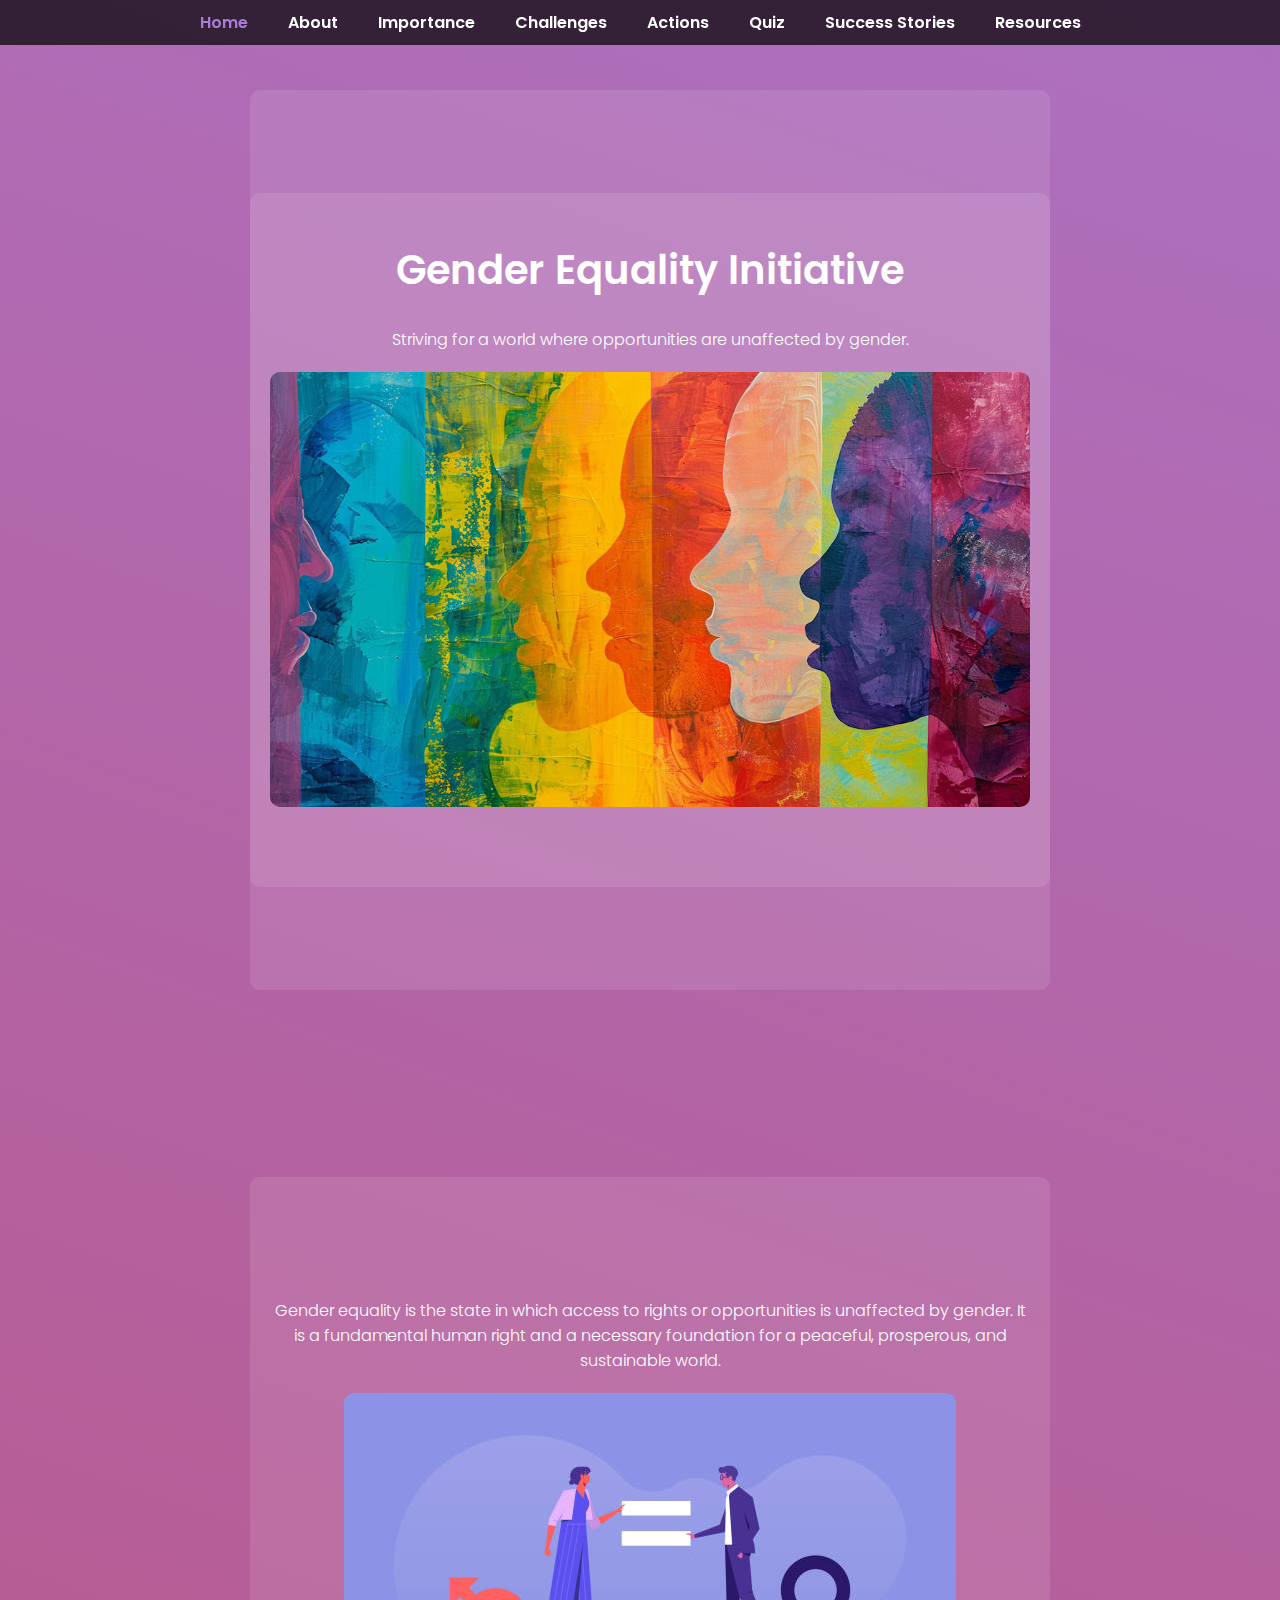
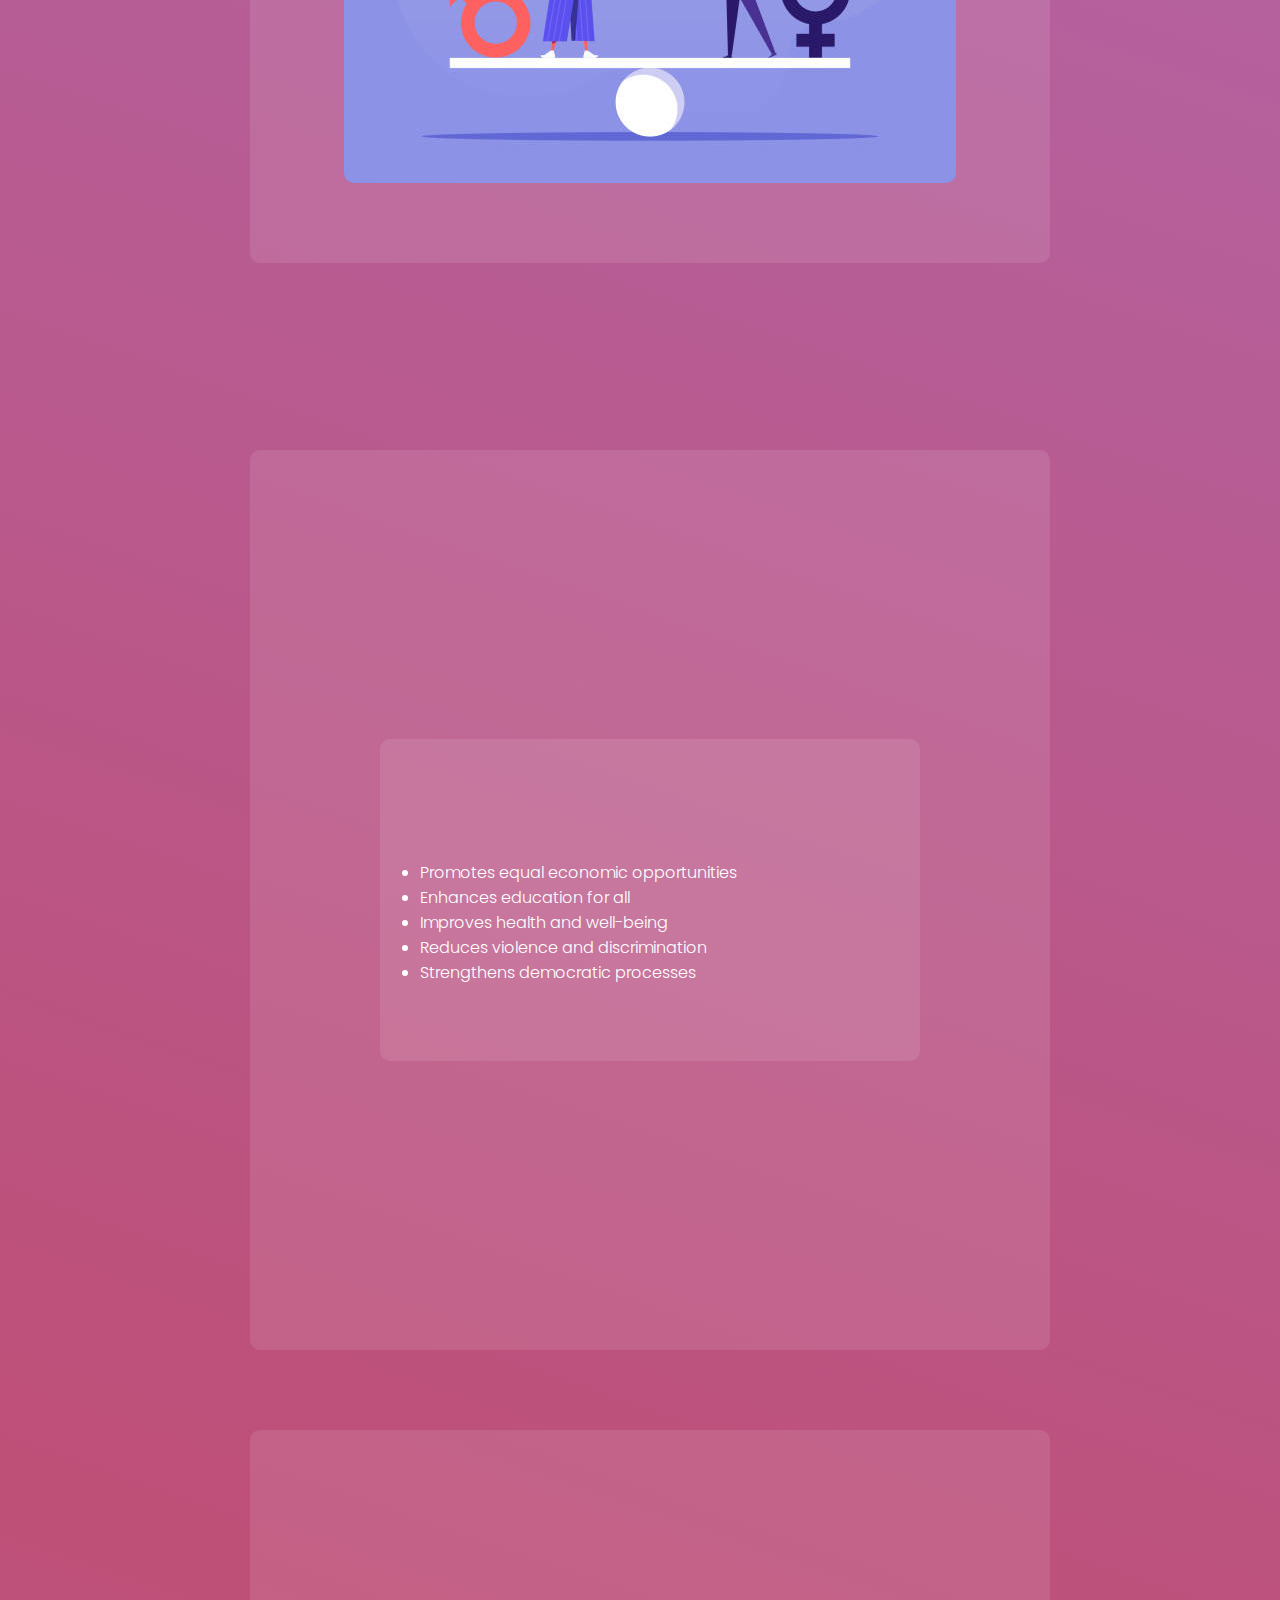
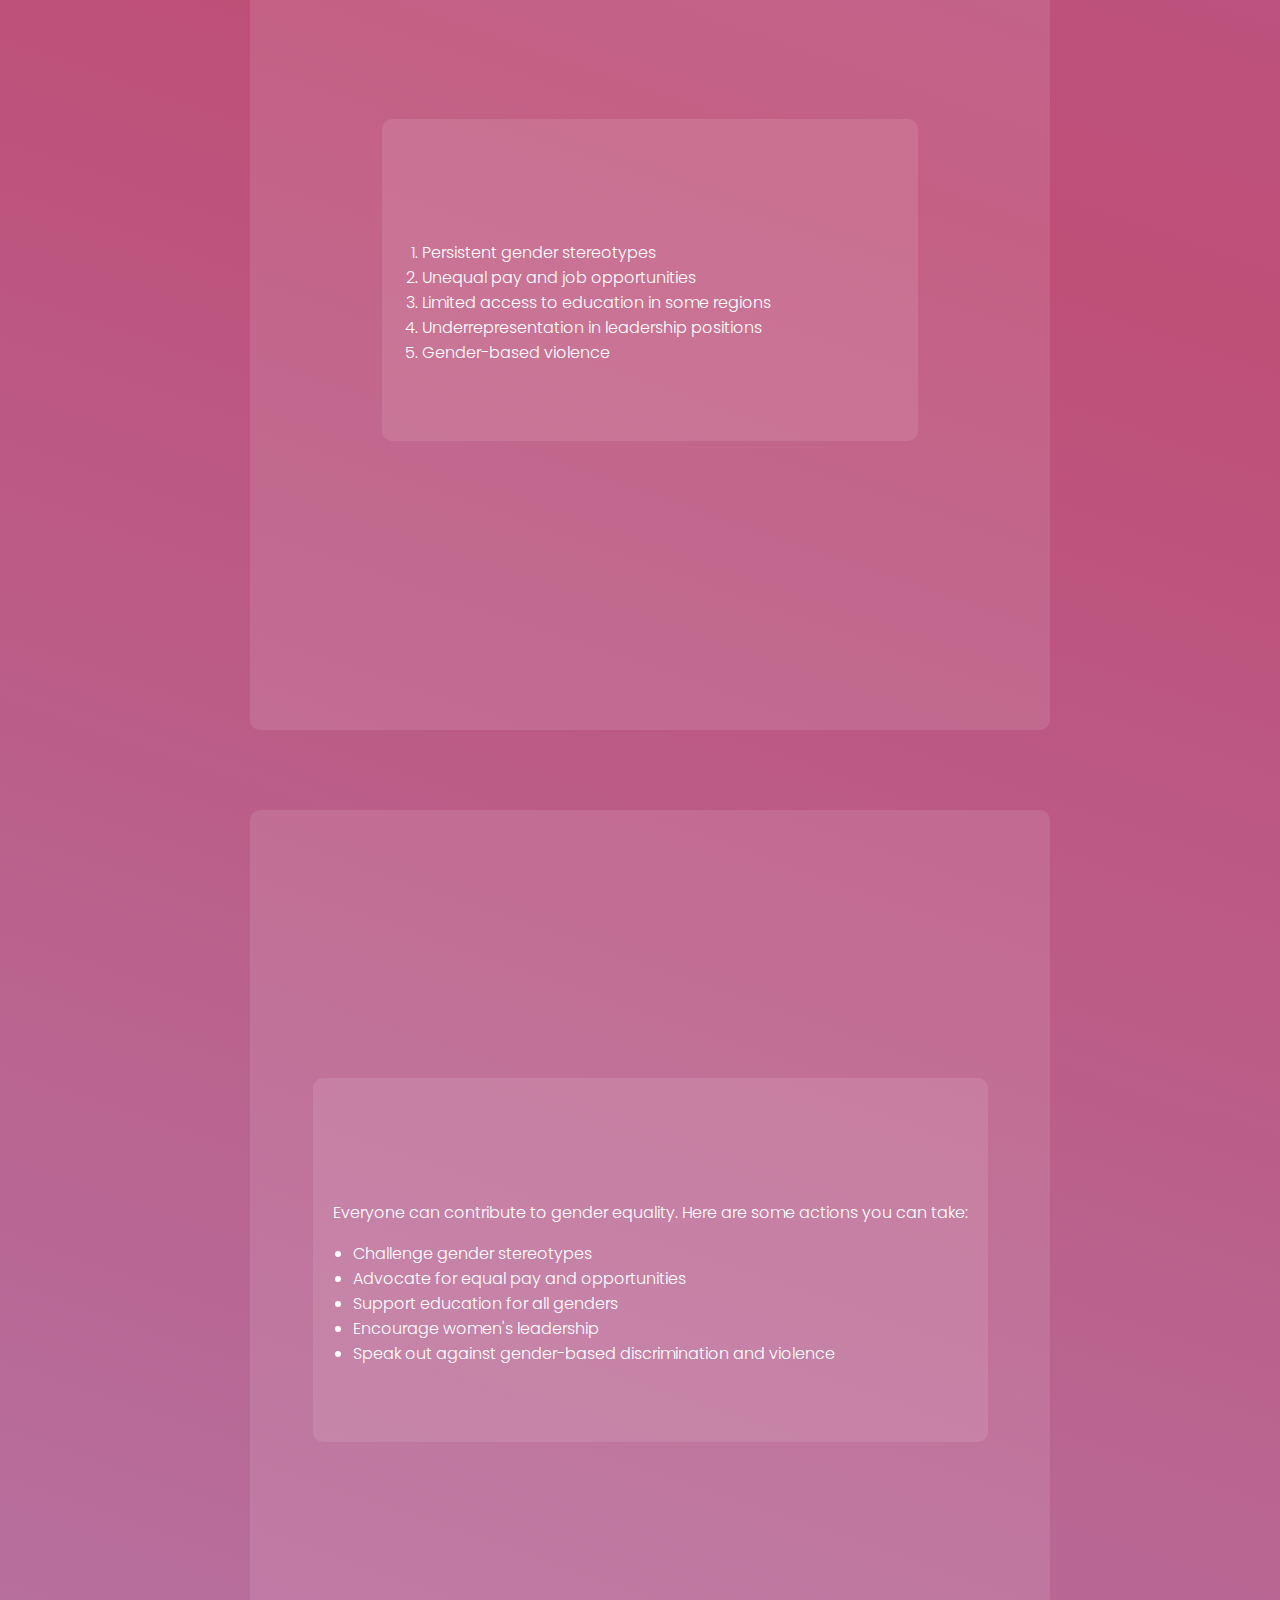
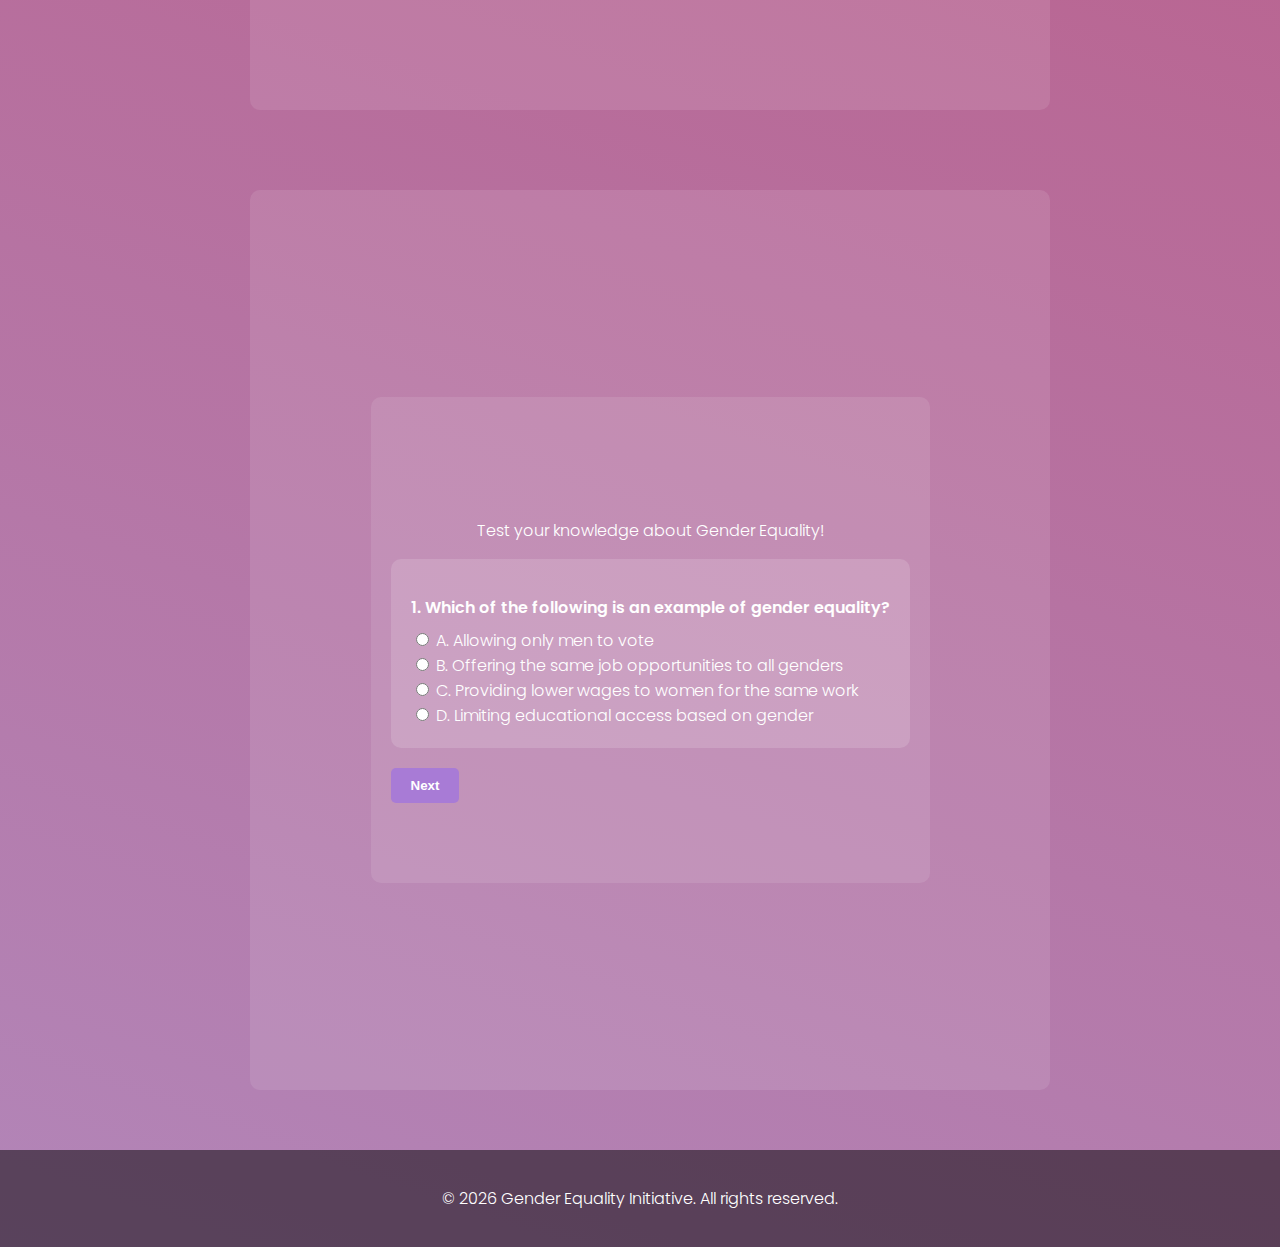
<file: index.html>
<!DOCTYPE html>
<html lang="en">
<head>
  <meta charset="UTF-8" />
  <meta name="viewport" content="width=device-width, initial-scale=1.0"/>
  <title>Gender Equality Initiative</title>
  <link rel="icon" href="./assets/icon_logo.png" type="image/x-icon" />
  <!-- Google Fonts -->
  <link
    href="https://fonts.googleapis.com/css2?family=Poppins:wght@300;400;600&display=swap"
    rel="stylesheet"
  />
  <!-- Main CSS -->
  <link rel="stylesheet" href="style.css" />
  <link rel="stylesheet" href="mediaqueries.css" />
</head>
<body class="gradient-background">
  <div class="container">
    <header>
      <nav class="navbar">
        <button class="navbar-toggle" aria-label="Toggle navigation" aria-expanded="false">
          <span class="icon-bar"></span>
          <span class="icon-bar"></span>
          <span class="icon-bar"></span>
        </button>
        <ul>
          <li><a href="#home">Home</a></li>
          <li><a href="#about">About</a></li>
          <li><a href="#importance">Importance</a></li>
          <li><a href="#challenges">Challenges</a></li>
          <li><a href="#actions">Actions</a></li>
          <li><a href="#quiz">Quiz</a></li>
          <li><a href="success_stories.html">Success Stories</a></li>
          <li><a href="resources.html">Resources</a></li>
        </ul>
      </nav>
    </header>

    <main>
      <!-- Home Section -->
      <section id="home">
        <div class="content">
          <h1 class="animate-title">Gender Equality Initiative</h1>
          <p>Striving for a world where opportunities are unaffected by gender.</p>
          <img
            src="./assets/homepage_bg.png"
            alt="Gender Equality Symbol"
            class="home-image"
          />
        </div>
      </section>

      <!-- About Section -->
      <section id="about">
        <div class="content">
          <h2 class="animate-title">About Gender Equality</h2>
          <p>
            Gender equality is the state in which access to rights or opportunities
            is unaffected by gender. It is a fundamental human right and a necessary
            foundation for a peaceful, prosperous, and sustainable world.
          </p>
          <img
            src="./assets/aboutpage_img.jpg"
            alt="Gender Equality About"
            class="about-image"
          />
        </div>
      </section>

      <!-- Importance Section -->
      <section id="importance">
        <div class="content">
          <h2 class="animate-title">Importance of Gender Equality</h2>
          <ul>
            <li>Promotes equal economic opportunities</li>
            <li>Enhances education for all</li>
            <li>Improves health and well-being</li>
            <li>Reduces violence and discrimination</li>
            <li>Strengthens democratic processes</li>
          </ul>
        </div>
      </section>

      <!-- Challenges Section -->
      <section id="challenges">
        <div class="content">
          <h2 class="animate-title">Challenges to Gender Equality</h2>
          <ol>
            <li>Persistent gender stereotypes</li>
            <li>Unequal pay and job opportunities</li>
            <li>Limited access to education in some regions</li>
            <li>Underrepresentation in leadership positions</li>
            <li>Gender-based violence</li>
          </ol>
        </div>
      </section>

      <!-- Actions Section -->
      <section id="actions">
        <div class="content">
          <h2 class="animate-title">Actions to Promote Gender Equality</h2>
          <p>
            Everyone can contribute to gender equality. Here are some actions you
            can take:
          </p>
          <ul>
            <li>Challenge gender stereotypes</li>
            <li>Advocate for equal pay and opportunities</li>
            <li>Support education for all genders</li>
            <li>Encourage women's leadership</li>
            <li>Speak out against gender-based discrimination and violence</li>
          </ul>
        </div>
      </section>

      <!-- Quiz Section -->
      <section id="quiz">
        <div class="content">
          <h2 class="animate-title">Gender Equality Quiz</h2>
          <p>Test your knowledge about Gender Equality!</p>

          <!-- Start of Form -->
          <form id="quizForm">
            <!-- Question 1 -->
            <div class="quiz-card" data-question="1">
              <p>1. Which of the following is an example of gender equality?</p>
              <label>
                <input type="radio" name="q1" value="a" />
                A. Allowing only men to vote
              </label><br />
              <label>
                <input type="radio" name="q1" value="b" />
                B. Offering the same job opportunities to all genders
              </label><br />
              <label>
                <input type="radio" name="q1" value="c" />
                C. Providing lower wages to women for the same work
              </label><br />
              <label>
                <input type="radio" name="q1" value="d" />
                D. Limiting educational access based on gender
              </label>
            </div>

            <!-- Question 2 -->
            <div class="quiz-card" data-question="2">
              <p>2. Gender equality aims to ensure that...</p>
              <label>
                <input type="radio" name="q2" value="a" />
                A. One gender has more privileges than others
              </label><br />
              <label>
                <input type="radio" name="q2" value="b" />
                B. Both men and women have identical personalities
              </label><br />
              <label>
                <input type="radio" name="q2" value="c" />
                C. Everyone has equal rights and opportunities
              </label><br />
              <label>
                <input type="radio" name="q2" value="d" />
                D. Only women benefit from legislation
              </label>
            </div>

            <!-- Question 3 -->
            <div class="quiz-card" data-question="3">
              <p>3. Which statement best describes a key barrier to gender equality?</p>
              <label>
                <input type="radio" name="q3" value="a" />
                A. Abundance of equal pay for all
              </label><br />
              <label>
                <input type="radio" name="q3" value="b" />
                B. Overrepresentation of women in leadership roles
              </label><br />
              <label>
                <input type="radio" name="q3" value="c" />
                C. Persistent gender stereotypes limiting opportunities
              </label><br />
              <label>
                <input type="radio" name="q3" value="d" />
                D. Equal access to education for all genders
              </label>
            </div>

            <!-- Question 4 -->
            <div class="quiz-card" data-question="4">
              <p>4. An effective action to promote gender equality is to...</p>
              <label>
                <input type="radio" name="q4" value="a" />
                A. Ignore gender discrimination in the workplace
              </label><br />
              <label>
                <input type="radio" name="q4" value="b" />
                B. Support policies that encourage women's leadership
              </label><br />
              <label>
                <input type="radio" name="q4" value="c" />
                C. Reduce educational opportunities for girls
              </label><br />
              <label>
                <input type="radio" name="q4" value="d" />
                D. Pay men more for the same work
              </label>
            </div>

            <!-- Question 5 -->
            <div class="quiz-card" data-question="5">
              <p>5. Which of the following is <em>not</em> an SDG related to gender equality?</p>
              <label>
                <input type="radio" name="q5" value="a" />
                A. Eliminating violence against women
              </label><br />
              <label>
                <input type="radio" name="q5" value="b" />
                B. Ensuring equal pay for equal work
              </label><br />
              <label>
                <input type="radio" name="q5" value="c" />
                C. Restricting women's access to healthcare
              </label><br />
              <label>
                <input type="radio" name="q5" value="d" />
                D. Increasing women's participation in politics
              </label>
            </div>

            <!-- Navigation Buttons -->
            <div class="quiz-navigation">
              <button type="button" id="prevBtn">Previous</button>
              <button type="button" id="nextBtn">Next</button>
              <!-- This will only appear on the last question -->
              <button type="button" id="submitQuiz" style="display:none;">Submit</button>
            </div>
          </form>
          <!-- End of Form -->

          <!-- Result Display -->
          <div id="quizResult" class="quiz-result"></div>
        </div>
      </section>
    </main>
  </div>

  <footer>
    <p>&copy; <span id="currentYear">2024</span> Gender Equality Initiative. All rights reserved.</p>
  </footer>

  <!-- Main JS -->
  <script src="script.js"></script>
</body>
</html>
</file>
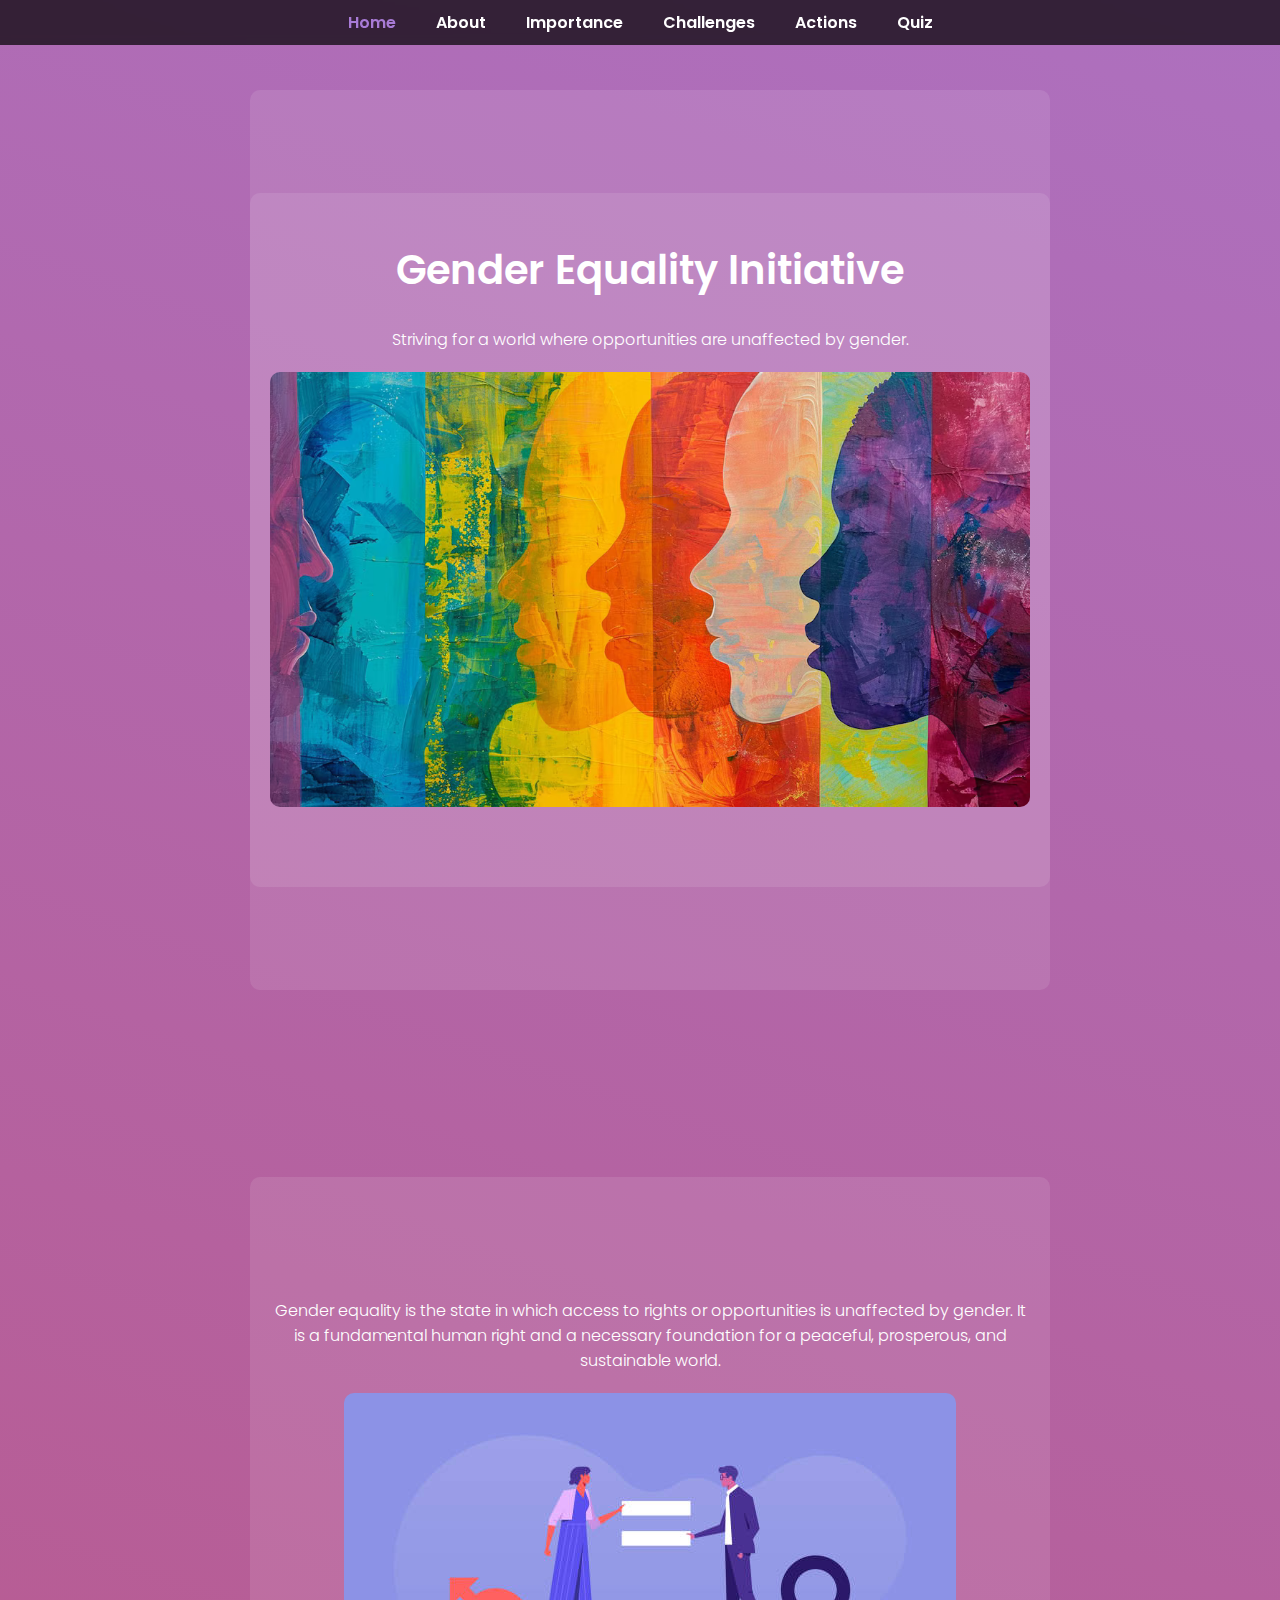
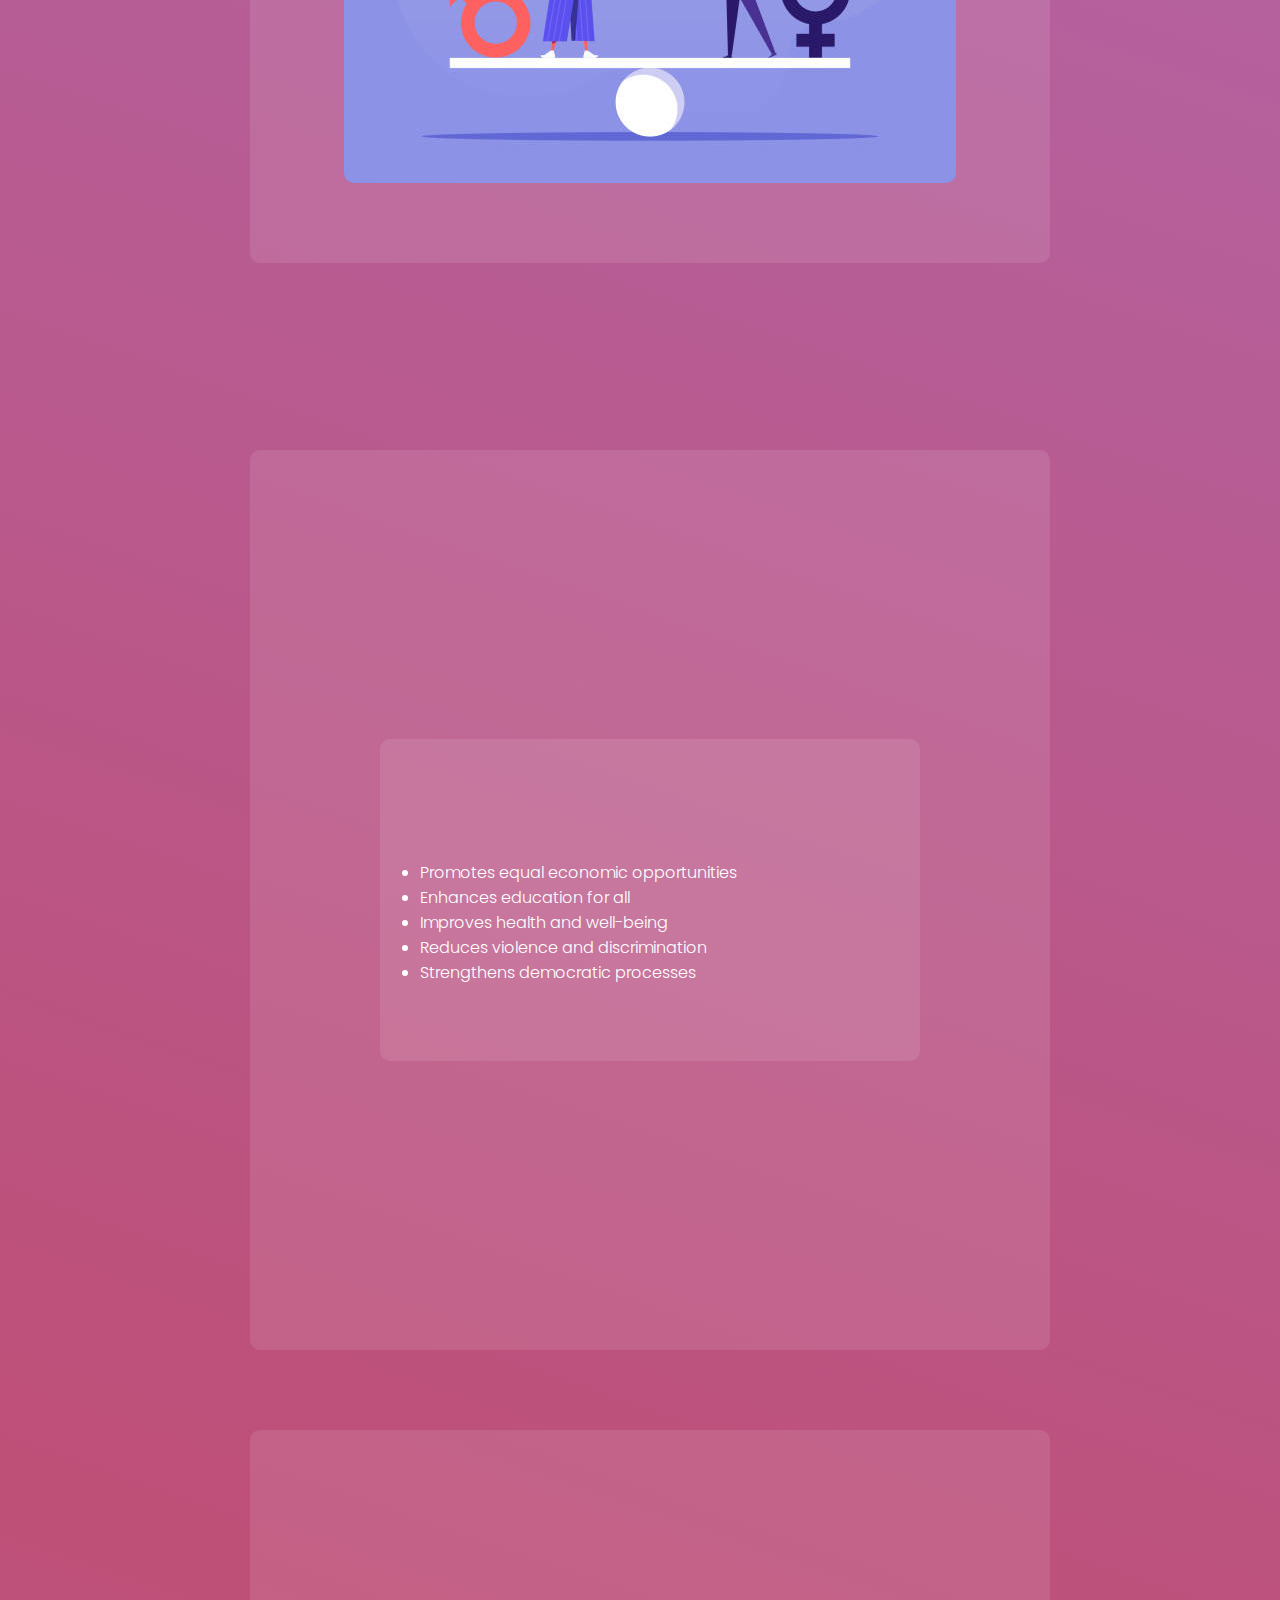
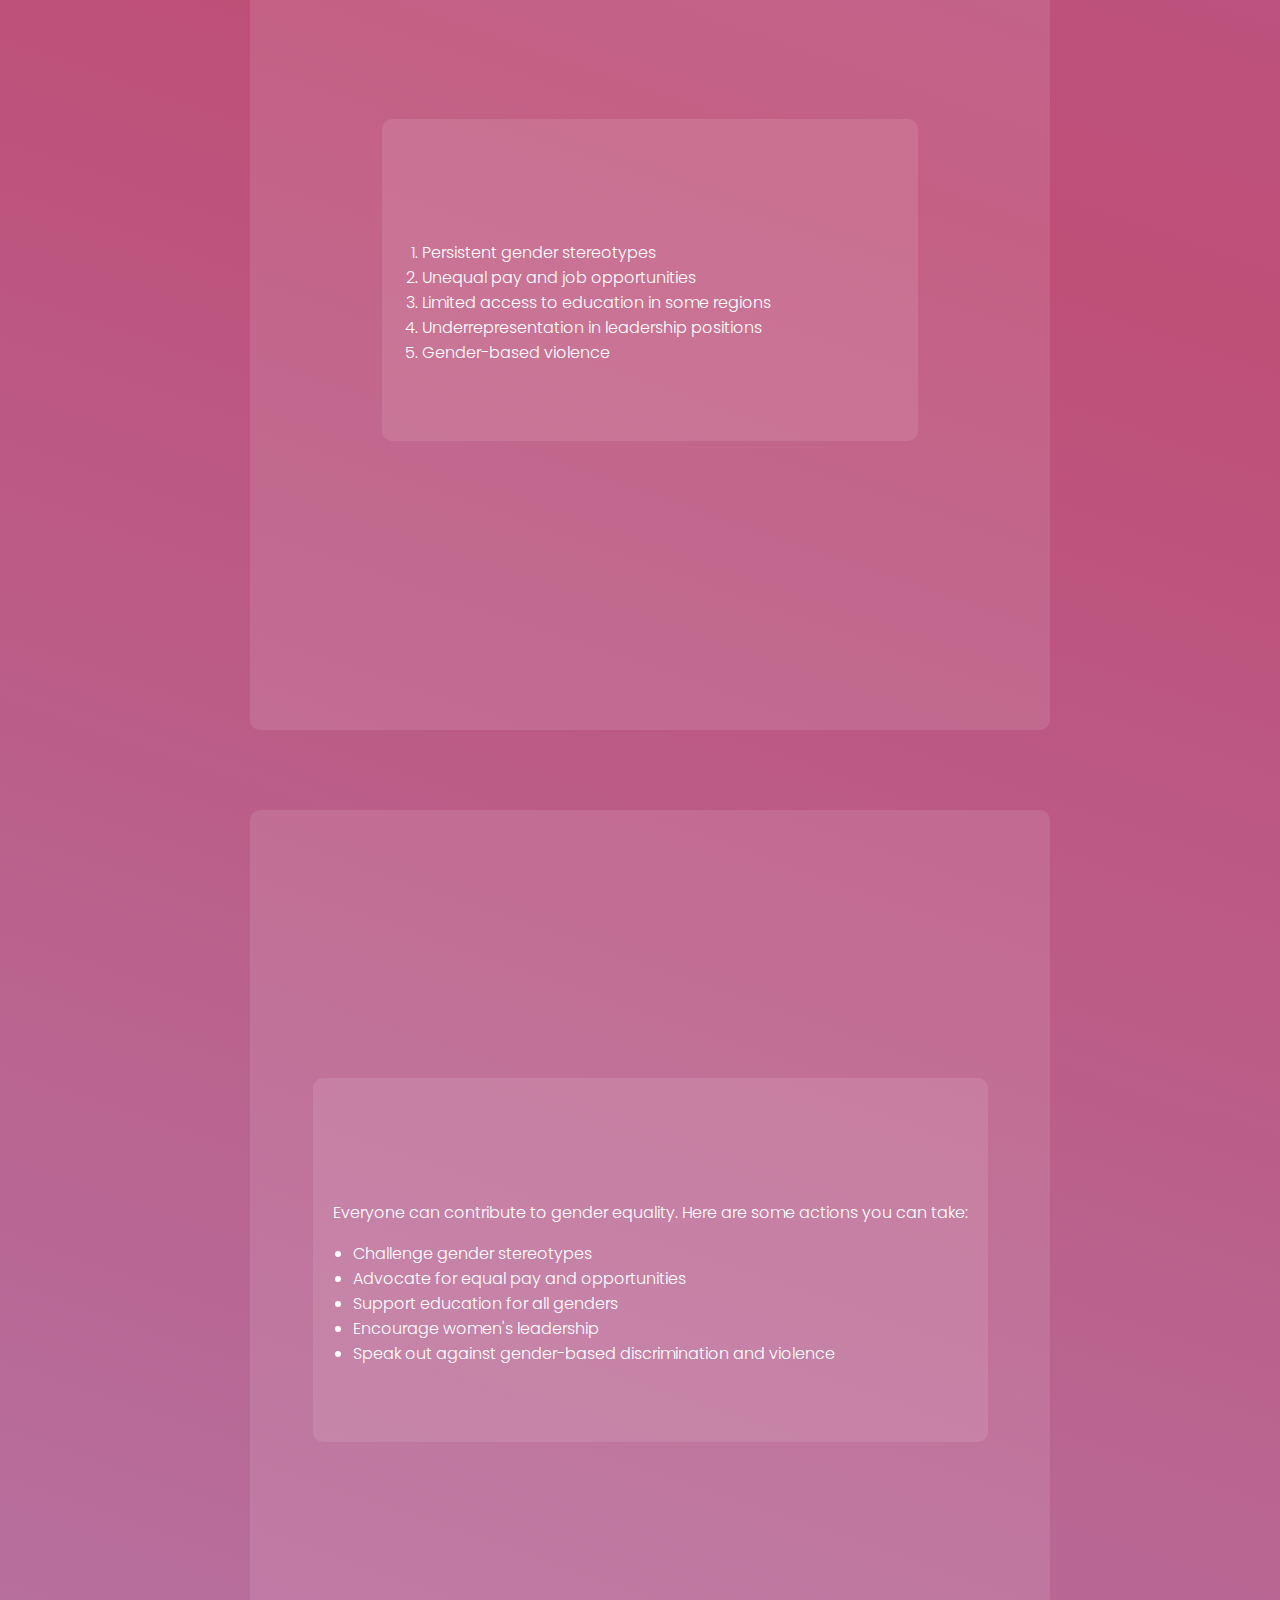
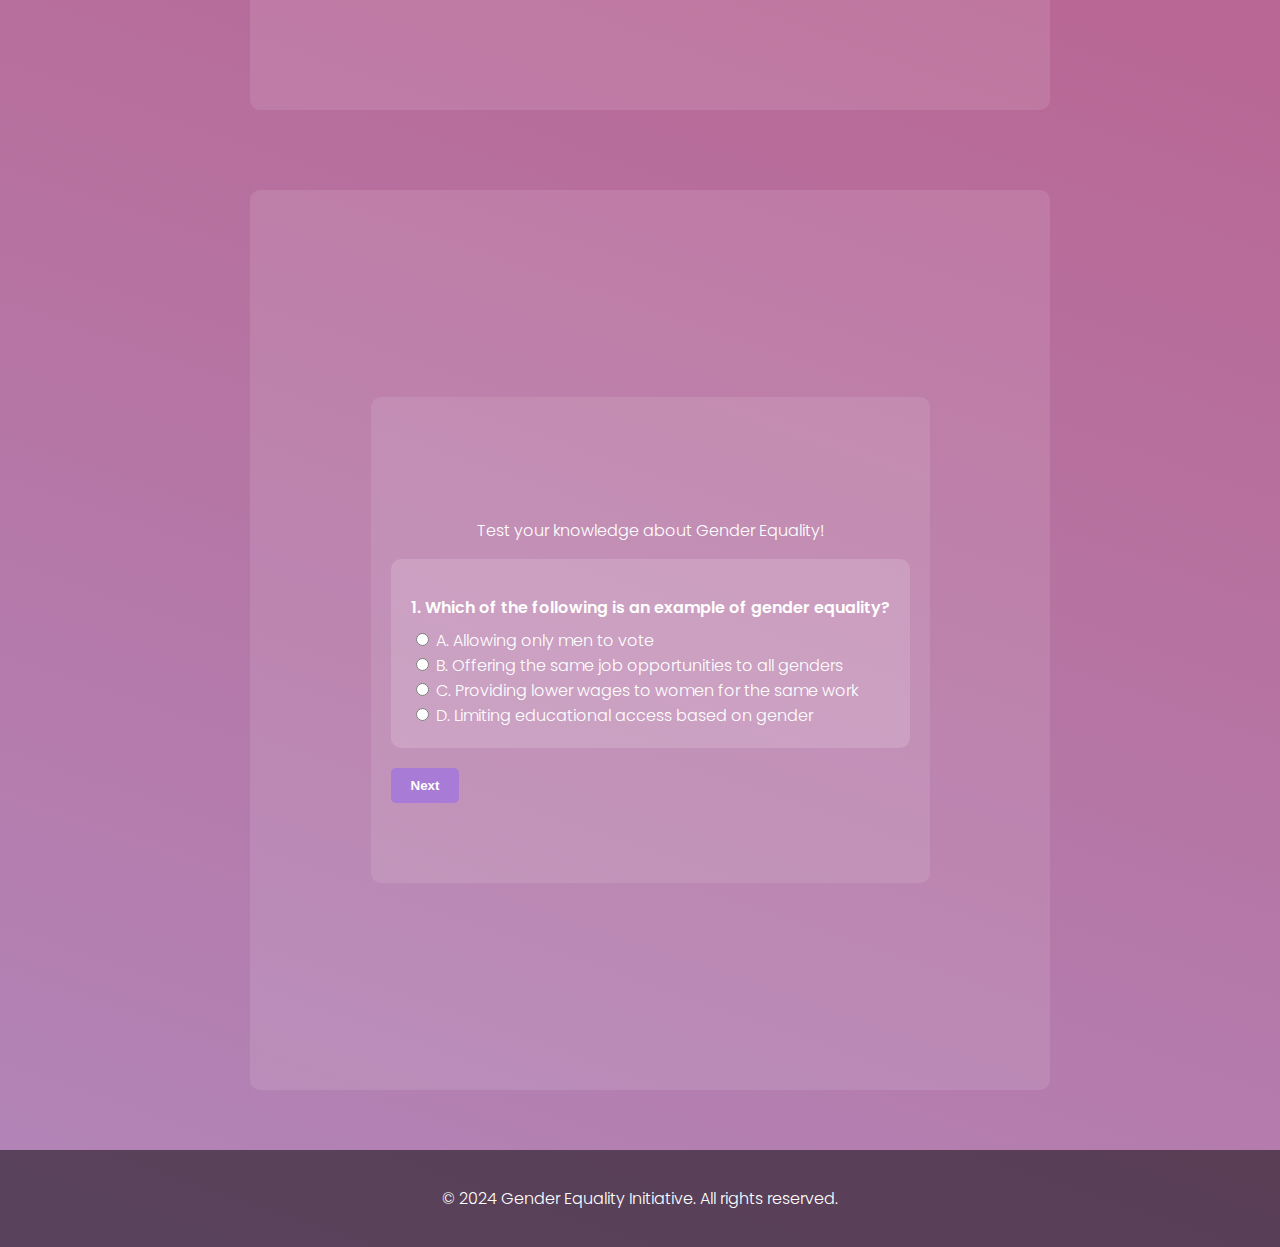
<file: gender_equality_website/index.html>
<!DOCTYPE html>
<html lang="en">
<head>
  <meta charset="UTF-8" />
  <meta name="viewport" content="width=device-width, initial-scale=1.0"/>
  <title>Gender Equality Initiative</title>
  <link rel="icon" href="./assets/icon_logo.png" type="image/x-icon" />
  <!-- Google Fonts -->
  <link
    href="https://fonts.googleapis.com/css2?family=Poppins:wght@300;400;600&display=swap"
    rel="stylesheet"
  />
  <!-- Main CSS -->
  <link rel="stylesheet" href="style.css" />
</head>
<body class="gradient-background">
  <div class="container">
    <header>
      <nav class="navbar">
        <ul>
          <li><a href="#home">Home</a></li>
          <li><a href="#about">About</a></li>
          <li><a href="#importance">Importance</a></li>
          <li><a href="#challenges">Challenges</a></li>
          <li><a href="#actions">Actions</a></li>
          <!-- New Quiz Link -->
          <li><a href="#quiz">Quiz</a></li>
        </ul>
      </nav>
    </header>

    <main>
      <!-- Home Section -->
      <section id="home">
        <div class="content">
          <h1 class="animate-title">Gender Equality Initiative</h1>
          <p>Striving for a world where opportunities are unaffected by gender.</p>
          <img
            src="./assets/homepage_bg.png"
            alt="Gender Equality Symbol"
            class="home-image"
          />
        </div>
      </section>

      <!-- About Section -->
      <section id="about">
        <div class="content">
          <h2 class="animate-title">About Gender Equality</h2>
          <p>
            Gender equality is the state in which access to rights or opportunities
            is unaffected by gender. It is a fundamental human right and a necessary
            foundation for a peaceful, prosperous, and sustainable world.
          </p>
          <img
            src="./assets/aboutpage_img.jpg"
            alt="Gender Equality About"
            class="about-image"
          />
        </div>
      </section>

      <!-- Importance Section -->
      <section id="importance">
        <div class="content">
          <h2 class="animate-title">Importance of Gender Equality</h2>
          <ul>
            <li>Promotes equal economic opportunities</li>
            <li>Enhances education for all</li>
            <li>Improves health and well-being</li>
            <li>Reduces violence and discrimination</li>
            <li>Strengthens democratic processes</li>
          </ul>
        </div>
      </section>

      <!-- Challenges Section -->
      <section id="challenges">
        <div class="content">
          <h2 class="animate-title">Challenges to Gender Equality</h2>
          <ol>
            <li>Persistent gender stereotypes</li>
            <li>Unequal pay and job opportunities</li>
            <li>Limited access to education in some regions</li>
            <li>Underrepresentation in leadership positions</li>
            <li>Gender-based violence</li>
          </ol>
        </div>
      </section>

      <!-- Actions Section -->
      <section id="actions">
        <div class="content">
          <h2 class="animate-title">Actions to Promote Gender Equality</h2>
          <p>
            Everyone can contribute to gender equality. Here are some actions you
            can take:
          </p>
          <ul>
            <li>Challenge gender stereotypes</li>
            <li>Advocate for equal pay and opportunities</li>
            <li>Support education for all genders</li>
            <li>Encourage women's leadership</li>
            <li>Speak out against gender-based discrimination and violence</li>
          </ul>
        </div>
      </section>

      <!-- Quiz Section -->
      <section id="quiz">
        <div class="content">
          <h2 class="animate-title">Gender Equality Quiz</h2>
          <p>Test your knowledge about Gender Equality!</p>

          <!-- Start of Form -->
          <form id="quizForm">
            <!-- Question 1 -->
            <div class="quiz-card" data-question="1">
              <p>1. Which of the following is an example of gender equality?</p>
              <label>
                <input type="radio" name="q1" value="a" />
                A. Allowing only men to vote
              </label><br />
              <label>
                <input type="radio" name="q1" value="b" />
                B. Offering the same job opportunities to all genders
              </label><br />
              <label>
                <input type="radio" name="q1" value="c" />
                C. Providing lower wages to women for the same work
              </label><br />
              <label>
                <input type="radio" name="q1" value="d" />
                D. Limiting educational access based on gender
              </label>
            </div>

            <!-- Question 2 -->
            <div class="quiz-card" data-question="2">
              <p>2. Gender equality aims to ensure that...</p>
              <label>
                <input type="radio" name="q2" value="a" />
                A. One gender has more privileges than others
              </label><br />
              <label>
                <input type="radio" name="q2" value="b" />
                B. Both men and women have identical personalities
              </label><br />
              <label>
                <input type="radio" name="q2" value="c" />
                C. Everyone has equal rights and opportunities
              </label><br />
              <label>
                <input type="radio" name="q2" value="d" />
                D. Only women benefit from legislation
              </label>
            </div>

            <!-- Question 3 -->
            <div class="quiz-card" data-question="3">
              <p>3. Which statement best describes a key barrier to gender equality?</p>
              <label>
                <input type="radio" name="q3" value="a" />
                A. Abundance of equal pay for all
              </label><br />
              <label>
                <input type="radio" name="q3" value="b" />
                B. Overrepresentation of women in leadership roles
              </label><br />
              <label>
                <input type="radio" name="q3" value="c" />
                C. Persistent gender stereotypes limiting opportunities
              </label><br />
              <label>
                <input type="radio" name="q3" value="d" />
                D. Equal access to education for all genders
              </label>
            </div>

            <!-- Question 4 -->
            <div class="quiz-card" data-question="4">
              <p>4. An effective action to promote gender equality is to...</p>
              <label>
                <input type="radio" name="q4" value="a" />
                A. Ignore gender discrimination in the workplace
              </label><br />
              <label>
                <input type="radio" name="q4" value="b" />
                B. Support policies that encourage women’s leadership
              </label><br />
              <label>
                <input type="radio" name="q4" value="c" />
                C. Reduce educational opportunities for girls
              </label><br />
              <label>
                <input type="radio" name="q4" value="d" />
                D. Pay men more for the same work
              </label>
            </div>

            <!-- Question 5 -->
            <div class="quiz-card" data-question="5">
              <p>5. Which of the following is <em>not</em> an SDG related to gender equality?</p>
              <label>
                <input type="radio" name="q5" value="a" />
                A. Eliminating violence against women
              </label><br />
              <label>
                <input type="radio" name="q5" value="b" />
                B. Ensuring equal pay for equal work
              </label><br />
              <label>
                <input type="radio" name="q5" value="c" />
                C. Restricting women's access to healthcare
              </label><br />
              <label>
                <input type="radio" name="q5" value="d" />
                D. Increasing women’s participation in politics
              </label>
            </div>

            <!-- Navigation Buttons -->
            <div class="quiz-navigation">
              <button type="button" id="prevBtn">Previous</button>
              <button type="button" id="nextBtn">Next</button>
              <!-- This will only appear on the last question -->
              <button type="button" id="submitQuiz" style="display:none;">Submit</button>
            </div>
          </form>
          <!-- End of Form -->

          <!-- Result Display -->
          <div id="quizResult" class="quiz-result"></div>
        </div>
      </section>
    </main>
  </div>

  <footer>
    <p>&copy; 2024 Gender Equality Initiative. All rights reserved.</p>
  </footer>

  <!-- Main JS -->
  <script src="script.js"></script>
</body>
</html>
</file>
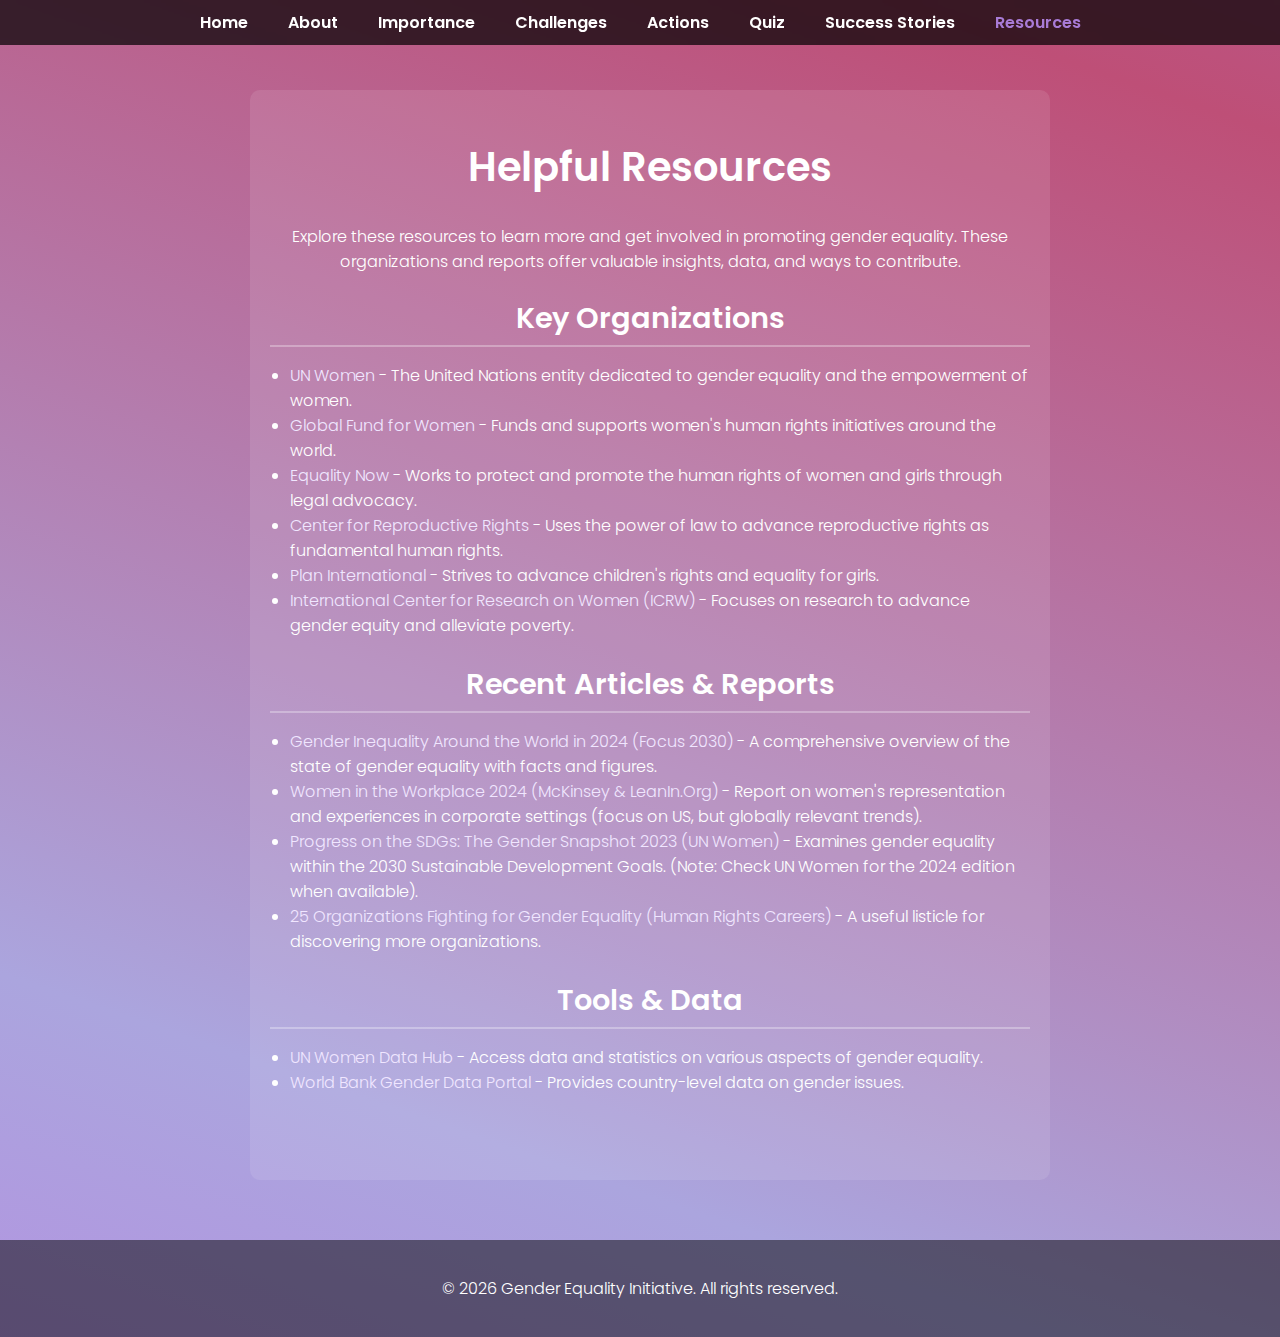
<file: resources.html>
<!DOCTYPE html>
<html lang="en">
<head>
  <meta charset="UTF-8" />
  <meta name="viewport" content="width=device-width, initial-scale=1.0"/>
  <title>Resources - Gender Equality Initiative</title>
  <link rel="icon" href="./assets/icon_logo.png" type="image/x-icon" />
  <!-- Google Fonts -->
  <link
    href="https://fonts.googleapis.com/css2?family=Poppins:wght@300;400;600&display=swap"
    rel="stylesheet"
  />
  <!-- Main CSS -->
  <link rel="stylesheet" href="style.css" />
  
  <link rel="stylesheet" href="mediaqueries.css" />
</head>
<body class="gradient-background">
  <div class="container">
    <header>
      <nav class="navbar">
        <button class="navbar-toggle" aria-label="Toggle navigation" aria-expanded="false">
          <span class="icon-bar"></span>
          <span class="icon-bar"></span>
          <span class="icon-bar"></span>
        </button>
        <ul>
          <li><a href="index.html#home">Home</a></li>
          <li><a href="index.html#about">About</a></li>
          <li><a href="index.html#importance">Importance</a></li>
          <li><a href="index.html#challenges">Challenges</a></li>
          <li><a href="index.html#actions">Actions</a></li>
          <li><a href="index.html#quiz">Quiz</a></li>
          <li><a href="success_stories.html">Success Stories</a></li>
          <li><a href="resources.html" class="active">Resources</a></li>
        </ul>
      </nav>
    </header>

    <main>
      <section id="resources-content">
        <div class="content">
          <h1 class="animate-title">Helpful Resources</h1>
          <p>Explore these resources to learn more and get involved in promoting gender equality. These organizations and reports offer valuable insights, data, and ways to contribute.</p>
          
          <div class="resource-category">
            <h2>Key Organizations</h2>
            <ul>
              <li><a href="https://www.unwomen.org/en" target="_blank">UN Women</a> - The United Nations entity dedicated to gender equality and the empowerment of women.</li>
              <li><a href="https://www.globalfundforwomen.org" target="_blank">Global Fund for Women</a> - Funds and supports women's human rights initiatives around the world.</li>
              <li><a href="https://www.equalitynow.org" target="_blank">Equality Now</a> - Works to protect and promote the human rights of women and girls through legal advocacy.</li>
              <li><a href="https://reproductiverights.org" target="_blank">Center for Reproductive Rights</a> - Uses the power of law to advance reproductive rights as fundamental human rights.</li>
               <li><a href="https://plan-international.org" target="_blank">Plan International</a> - Strives to advance children's rights and equality for girls.</li>
              <li><a href="https://www.icrw.org" target="_blank">International Center for Research on Women (ICRW)</a> - Focuses on research to advance gender equity and alleviate poverty.</li>
            </ul>
          </div>

          <div class="resource-category">
            <h2>Recent Articles & Reports</h2>
            <ul>
              <li><a href="https://focus2030.org/Gender-inequality-around-the-world-in-2024-special-report" target="_blank">Gender Inequality Around the World in 2024 (Focus 2030)</a> - A comprehensive overview of the state of gender equality with facts and figures.</li>
              <li><a href="https://www.mckinsey.com/featured-insights/diversity-and-inclusion/women-in-the-workplace" target="_blank">Women in the Workplace 2024 (McKinsey & LeanIn.Org)</a> - Report on women's representation and experiences in corporate settings (focus on US, but globally relevant trends).</li>
              <li><a href="https://www.unwomen.org/en/digital-library/publications/2023/09/progress-on-the-sustainable-development-goals-the-gender-snapshot-2023" target="_blank">Progress on the SDGs: The Gender Snapshot 2023 (UN Women)</a> - Examines gender equality within the 2030 Sustainable Development Goals. (Note: Check UN Women for the 2024 edition when available).</li>
              <li><a href="https://www.humanrightscareers.com/magazine/organizations-gender-equality/" target="_blank">25 Organizations Fighting for Gender Equality (Human Rights Careers)</a> - A useful listicle for discovering more organizations.</li>
            </ul>
          </div>

          <div class="resource-category">
            <h2>Tools & Data</h2>
            <ul>
              <li><a href="https://www.unwomen.org/en/digital-library/data" target="_blank">UN Women Data Hub</a> - Access data and statistics on various aspects of gender equality.</li>
              <li><a href="https://www.worldbank.org/en/topic/gender/data" target="_blank">World Bank Gender Data Portal</a> - Provides country-level data on gender issues.</li>
            </ul>
          </div>

        </div>
      </section>
    </main>
  </div>

  <footer>
    <p>&copy; <span id="currentYear">2024</span> Gender Equality Initiative. All rights reserved.</p>
  </footer>

  <!-- Main JS -->
  <script src="script.js"></script>
</body>
</html>
</file>
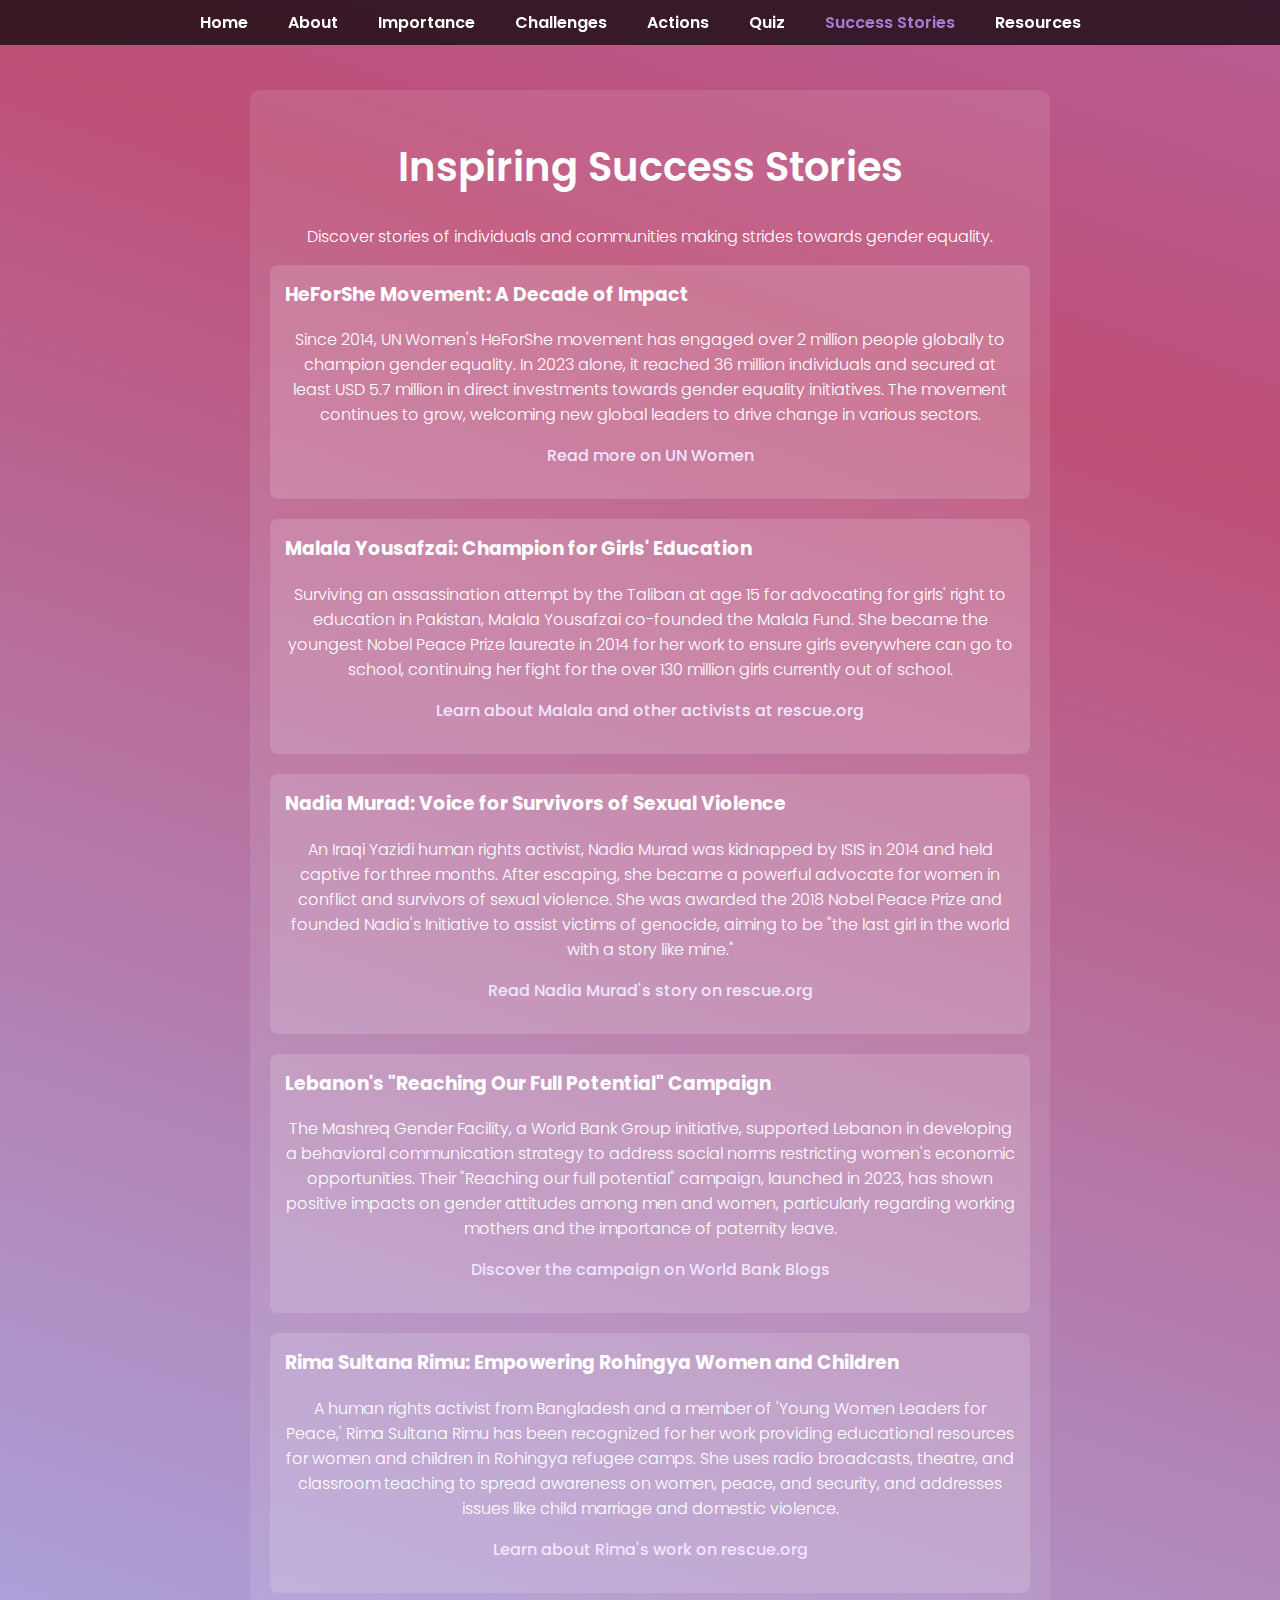
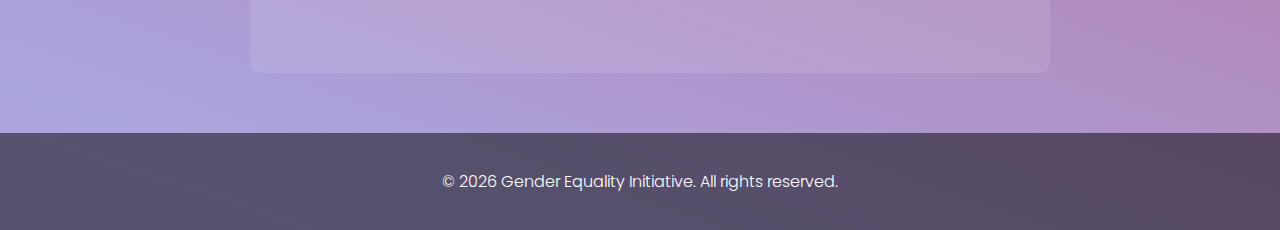
<file: success_stories.html>
<!DOCTYPE html>
<html lang="en">
<head>
  <meta charset="UTF-8" />
  <meta name="viewport" content="width=device-width, initial-scale=1.0"/>
  <title>Success Stories - Gender Equality Initiative</title>
  <link rel="icon" href="./assets/icon_logo.png" type="image/x-icon" />
  <!-- Google Fonts -->
  <link
    href="https://fonts.googleapis.com/css2?family=Poppins:wght@300;400;600&display=swap"
    rel="stylesheet"
  />
  <!-- Main CSS -->
  <link rel="stylesheet" href="style.css" />
  
  <link rel="stylesheet" href="mediaqueries.css" />
</head>
<body class="gradient-background">
  <div class="container">
    <header>
      <nav class="navbar">
        <button class="navbar-toggle" aria-label="Toggle navigation" aria-expanded="false">
          <span class="icon-bar"></span>
          <span class="icon-bar"></span>
          <span class="icon-bar"></span>
        </button>
        <ul>
          <li><a href="index.html#home">Home</a></li>
          <li><a href="index.html#about">About</a></li>
          <li><a href="index.html#importance">Importance</a></li>
          <li><a href="index.html#challenges">Challenges</a></li>
          <li><a href="index.html#actions">Actions</a></li>
          <li><a href="index.html#quiz">Quiz</a></li>
          <li><a href="success_stories.html" class="active">Success Stories</a></li>
          <li><a href="resources.html">Resources</a></li>
        </ul>
      </nav>
    </header>

    <main>
      <section id="success-stories-content">
        <div class="content">
          <h1 class="animate-title">Inspiring Success Stories</h1>
          <p>Discover stories of individuals and communities making strides towards gender equality.</p>
          
          <article class="story">
            <h3>HeForShe Movement: A Decade of Impact</h3>
            <p>Since 2014, UN Women's HeForShe movement has engaged over 2 million people globally to champion gender equality. In 2023 alone, it reached 36 million individuals and secured at least USD 5.7 million in direct investments towards gender equality initiatives. The movement continues to grow, welcoming new global leaders to drive change in various sectors.</p>
            <p><a href="https://www.unwomen.org/en/news-stories/press-release/2024/09/heforshe-marks-ten-years-with-a-movement-of-2-million-gender-equality-activists-welcomes-new-champions" target="_blank" rel="noopener noreferrer">Read more on UN Women</a></p>
          </article>

          <article class="story">
            <h3>Malala Yousafzai: Champion for Girls' Education</h3>
            <p>Surviving an assassination attempt by the Taliban at age 15 for advocating for girls' right to education in Pakistan, Malala Yousafzai co-founded the Malala Fund. She became the youngest Nobel Peace Prize laureate in 2014 for her work to ensure girls everywhere can go to school, continuing her fight for the over 130 million girls currently out of school.</p>
            <p><a href="https://www.rescue.org/uk/article/12-women-activists-and-leaders-making-world-better-place" target="_blank" rel="noopener noreferrer">Learn about Malala and other activists at rescue.org</a></p>
          </article>

          <article class="story">
            <h3>Nadia Murad: Voice for Survivors of Sexual Violence</h3>
            <p>An Iraqi Yazidi human rights activist, Nadia Murad was kidnapped by ISIS in 2014 and held captive for three months. After escaping, she became a powerful advocate for women in conflict and survivors of sexual violence. She was awarded the 2018 Nobel Peace Prize and founded Nadia's Initiative to assist victims of genocide, aiming to be "the last girl in the world with a story like mine."</p>
            <p><a href="https://www.rescue.org/uk/article/12-women-activists-and-leaders-making-world-better-place" target="_blank" rel="noopener noreferrer">Read Nadia Murad's story on rescue.org</a></p>
          </article>

          <article class="story">
            <h3>Lebanon's "Reaching Our Full Potential" Campaign</h3>
            <p>The Mashreq Gender Facility, a World Bank Group initiative, supported Lebanon in developing a behavioral communication strategy to address social norms restricting women's economic opportunities. Their "Reaching our full potential" campaign, launched in 2023, has shown positive impacts on gender attitudes among men and women, particularly regarding working mothers and the importance of paternity leave.</p>
            <p><a href="https://blogs.worldbank.org/en/arabvoices/lebanon-social-and-behavioral-change-communications-help-women-men-reach-their-potential" target="_blank" rel="noopener noreferrer">Discover the campaign on World Bank Blogs</a></p>
          </article>

          <article class="story">
            <h3>Rima Sultana Rimu: Empowering Rohingya Women and Children</h3>
            <p>A human rights activist from Bangladesh and a member of 'Young Women Leaders for Peace,' Rima Sultana Rimu has been recognized for her work providing educational resources for women and children in Rohingya refugee camps. She uses radio broadcasts, theatre, and classroom teaching to spread awareness on women, peace, and security, and addresses issues like child marriage and domestic violence.</p>
            <p><a href="https://www.rescue.org/uk/article/12-women-activists-and-leaders-making-world-better-place" target="_blank" rel="noopener noreferrer">Learn about Rima's work on rescue.org</a></p>
          </article>

        </div>
      </section>
    </main>
  </div>

  <footer>
    <p>&copy; <span id="currentYear">2024</span> Gender Equality Initiative. All rights reserved.</p>
  </footer>

  <!-- Main JS -->
  <script src="script.js"></script>
</body>
</html>
</file>
<file: style.css>
/* General CSS */
body,
html {
  margin: 0;
  padding: 0;
  font-family: 'Poppins', sans-serif;
  scroll-behavior: smooth;
  overflow-x: hidden;
}

.gradient-background {
  background: linear-gradient(
    199deg,
    #a87bd6,
    #be4f77,
    #aba5de,
    #c26ee5,
    #8f6eff,
    #ffffff
  );
  background-size: 360% 360%;
  animation: gradient-animation 20s ease infinite;
  color: white;
}

@keyframes gradient-animation {
  0% {
    background-position: 0% 50%;
  }
  50% {
    background-position: 100% 50%;
  }
  100% {
    background-position: 0% 50%;
  }
}

.container {
  display: flex;
  justify-content: center;
  align-items: flex-start;
  gap: 20px;
  padding-top: 20px;
}

/* Navbar */
.navbar {
  position: fixed;
  top: 0;
  left: 0;
  width: 100%;
  background-color: rgba(0, 0, 0, 0.7);
  backdrop-filter: blur(5px);
  z-index: 1000;
}

.navbar ul {
  list-style-type: none;
  padding: 10px 20px;
  margin: 0;
  display: flex;
  justify-content: center;
}

.navbar ul li {
  margin: 0 20px;
}

.navbar ul li a {
  color: white;
  text-decoration: none;
  font-weight: 600;
  transition: color 0.3s ease;
  display: block;
}

.navbar ul li a:hover,
.navbar ul li a.active {
  color: #a87bd6;
}

/* Main Content */
main {
  display: flex;
  flex-direction: column;
  max-width: 800px;
  height: fit-content !important;
  padding: 30px 20px 20px;
  border-radius: 10px;
}

section {
  min-height: 100vh;
  display: flex;
  align-items: center;
  justify-content: center;
  opacity: 1;
  transform: translateY(0);
  transition: opacity 0.5s, transform 0.5s;
  scroll-margin-top: 20px;
  margin: 40px 0;
  height: fit-content !important;
}

#home,
#importance,
#challenges,
#actions,
#quiz {
  display: flex;
  flex-direction: column;
  padding: 0px;
  height: fit-content !important;
  background-color: rgba(255, 255, 255, 0.1);
  border-radius: 10px;
}

#home {
    display: absolute !important;
    width: 100% !important;
}

.content {
  max-width: 800px;
  margin: 0 auto;
  padding: 20px 20px 60px;
  background-color: rgba(255, 255, 255, 0.1);
  border-radius: 10px;
}

.content p {
  text-align: center;
}

/* Headings */
h1,
h2 {
  color: #ffffff;
  font-weight: 600;
  text-align: center;
}

h1 {
  font-size: 2.5em;
}

h2 {
  font-size: 2em;
}

p,
li {
  font-weight: 300;
}

/* Title Animation */
.animate-title {
  opacity: 0;
  transform: translateY(20px);
  transition: opacity 0.5s 0.2s, transform 0.5s 0.2s;
}

section.visible .animate-title {
  opacity: 1;
  transform: translateY(0);
}

/* Lists */
ul,
ol {
  padding-left: 20px;
}

.home-image,
.about-image {
  max-width: 100%;
  height: auto;
  display: block;
  margin: 20px auto;
  border-radius: 10px;
}

/* Quiz Section */
.quiz-card {
  display: none; /* Hide all questions by default */
  background-color: rgba(255, 255, 255, 0.15);
  margin-bottom: 20px;
  padding: 20px;
  border-radius: 10px;
  transition: opacity 0.5s, transform 0.5s;
  opacity: 0;
  transform: translateY(20px);
}

.quiz-card.active {
  display: block; /* Show the active question */
  opacity: 1;
  transform: translateY(0);
}

.quiz-card p {
  font-weight: 600;
  margin-bottom: 8px;
  text-align: left;
}

.quiz-card label {
  font-weight: 300;
  cursor: pointer;
}

.quiz-navigation {
  display: flex;
  justify-content: space-between;
  align-items: center;
  margin-top: 20px;
}

.quiz-navigation button {
  background-color: #a87bd6;
  color: #fff;
  border: none;
  padding: 10px 20px;
  border-radius: 5px;
  cursor: pointer;
  font-weight: 600;
  transition: background-color 0.3s ease;
}

.quiz-navigation button:hover {
  background-color: #8f6eff;
}

.quiz-result {
  margin-top: 20px;
  text-align: center;
  font-weight: 600;
}

/* Footer */
footer {
  text-align: center;
  padding: 20px;
  background-color: rgba(0, 0, 0, 0.5);
  font-weight: 300;
}

/* Responsive Adjustments moved to mediaqueries.css */
</file>
<file: mediaqueries.css>
/* Styling for new pages: success_stories.html and resources.html */

/* Style for individual story articles on success_stories.html */
.story {
  background-color: rgba(255, 255, 255, 0.15);
  margin-bottom: 20px;
  padding: 15px;
  border-radius: 8px;
}

.story h3 {
  color: #ffffff;
  margin-top: 0;
}

.story p a {
  color: #f0e6ff;
  text-decoration: none;
  font-weight: 500;
}

.story p a:hover {
  text-decoration: underline;
}

/* Style for resource categories on resources.html */
.resource-category {
  margin-bottom: 25px;
}

.resource-category h2 {
  border-bottom: 2px solid rgba(255, 255, 255, 0.3);
  padding-bottom: 5px;
  margin-bottom: 10px;
  font-size: 1.8em;
}

.resource-category ul {
  list-style-type: disc;
  padding-left: 20px;
}

.resource-category ul li a {
  color: #f0e6ff;
  text-decoration: none;
}

.resource-category ul li a:hover {
  text-decoration: underline;
}

/* General section styling for new pages if needed */
#success-stories-content .content,
#resources-content .content {
  padding-top: 20px; /* Add some padding if navbar is fixed */
}

/* === NAVBAR TOGGLE STYLES === */
.navbar-toggle {
  display: none; /* Hidden by default, shown in media query */
  background: transparent;
  border: none;
  cursor: pointer;
  padding: 10px;
  position: absolute; /* Position it within the navbar */
  right: 15px;
  top: 50%;
  transform: translateY(-50%);
  z-index: 1010; /* Ensure it's above other navbar elements, and open menu */
  box-sizing: border-box;
}

.navbar-toggle .icon-bar {
  display: block;
  width: 22px;
  height: 3px;
  background-color: white;
  margin: 5px 0;
  transition: all 0.3s ease-in-out;
  border-radius: 1px;
}

/* Hamburger to X animation */
.navbar-toggle.active .icon-bar:nth-child(1) {
  transform: translateY(8px) rotate(45deg);
}
.navbar-toggle.active .icon-bar:nth-child(2) {
  opacity: 0;
}
.navbar-toggle.active .icon-bar:nth-child(3) {
  transform: translateY(-8px) rotate(-45deg);
}

/* === MOVED AND ENHANCED MEDIA QUERIES === */

/* General Responsive Adjustments for the entire site */

/* Tablet and larger mobile devices */
@media (max-width: 1024px) {
  main {
    padding-top: 70px; /* Ensure content isn't hidden by fixed navbar */
    width: 90%;
    margin: 0 auto; /* Center main content */
  }

  .navbar {
    padding: 5px 15px; /* Adjust navbar padding itself for consistency */
  }

  .container {
    padding-top: 70px; /* Adjust container padding for fixed navbar */
  }

  h1 {
    font-size: 2.2em;
  }

  h2 {
    font-size: 1.8em;
  }
}

/* Mobile devices */
@media (max-width: 768px) { 
  .navbar {
    padding: 0 10px; /* Consistent horizontal padding */
    min-height: 55px; 
    display: flex; 
    align-items: center; 
    justify-content: flex-end; 
    left: 0; /* Ensure it spans full width */
    right: 0; /* Ensure it spans full width */
    width: 100%; /* Override if any other rule interferes */
    box-sizing: border-box;
  }

  .navbar-toggle {
    display: block; 
    right: 10px; /* Adjusted to align with navbar padding */
  }

  .navbar ul {
    flex-direction: column;
    align-items: center; 
    width: 100%;
    position: absolute; 
    top: 100%; /* Position below the navbar header part - usually equals min-height of .navbar */
    left: 0;
    background-color: rgba(0, 0, 0, 0.95); /* Slightly more opaque for better readability */
    padding: 0; /* Remove padding, apply to links instead */
    display: none; 
    max-height: calc(100vh - 55px); /* Adjust 55px based on actual navbar height */
    overflow-y: auto;
    border-top: 1px solid rgba(255, 255, 255, 0.2);
    z-index: 1005; /* Below toggle when closed, but above content */
  }

  .navbar ul.navbar-ul-open {
    display: flex; /* Show menu */
    z-index: 1009; /* Above other navbar items, but below toggle if it animates on top */
  }

  .navbar ul li {
    margin: 0; 
    width: 100%; 
    text-align: center; 
  }

  .navbar ul li a {
    padding: 15px 20px; /* Adjusted padding for tap targets */
    width: 100%;
    box-sizing: border-box; 
    border-bottom: 1px solid rgba(255, 255, 255, 0.1);
    font-size: 0.95em; /* Adjust font size for mobile nav */
  }

  .navbar ul li:last-child a {
    border-bottom: none; 
  }

  main {
    padding: 65px 10px 20px 10px; /* Adjusted top padding to match navbar min-height, L/R padding reduced */
    width: auto; /* Allow it to take full width minus padding */
    margin-left: 0;
    margin-right: 0;
  }

  .container {
    padding-top: 0; /* Container no longer needs top padding if main has it */
    gap: 10px; /* Reduce gap for smaller screens */
    flex-direction: column; /* Stack items in container on mobile if needed */
    align-items: center; /* Center items if stacked */
  }

  .content {
    padding: 15px 10px; /* Consistent padding for content blocks */
    width: 100%; /* Make content blocks take full available width */
    box-sizing: border-box;
  }

  /* Ensure sections also have appropriate top margin if navbar is fixed */
  section {
    scroll-margin-top: 60px; /* Adjust for fixed navbar height */
    margin-top: 20px; /* Reduce top margin for sections on mobile */
    margin-bottom: 20px;
    min-height: auto; /* Allow sections to be shorter on mobile */
  }
  #home,
  #importance,
  #challenges,
  #actions,
  #quiz {
    padding: 15px; /* Add some padding to these sections */
  }

  .home-image,
  .about-image {
    margin-top: 15px;
    margin-bottom: 15px;
  }

  h1 {
    font-size: 2em; /* Further adjust h1 for mobile */
  }

  h2 {
    font-size: 1.6em; /* Further adjust h2 for mobile */
  }

  /* Quiz Specific Mobile Adjustments */
  .quiz-navigation {
    flex-direction: column;
    gap: 10px;
  }

  .quiz-navigation button {
    width: 100%; /* Make quiz buttons full width */
    padding: 12px 15px;
  }

  /* Adjustments for story and resource category on mobile */
  .story, .resource-category {
    padding: 10px;
  }

  .resource-category h2 {
    font-size: 1.5em;
  }
}

/* Very small mobile devices */
@media (max-width: 480px) {
  .navbar {
    min-height: 50px;
    padding: 0 5px;
  }
  .navbar-toggle {
    right: 5px;
  }
  main {
    padding: 60px 5px 15px 5px; /* Adjust top padding for navbar height */
  }
  section {
    scroll-margin-top: 55px; /* Adjust for fixed navbar height */
  }

  h1 {
    font-size: 1.7em;
  }

  h2 {
    font-size: 1.3em;
  }

  p, li, label {
    font-size: 0.9em; 
  }
  .quiz-card p {
    font-size: 0.95em; /* Question text slightly larger */
  }

  .navbar ul li a {
    font-size: 0.85em; 
    padding: 12px 15px;
  }
  .quiz-navigation button {
    padding: 10px 12px;
    font-size: 0.9em;
  }
}
</file>
<file: gender_equality_website/style.css>
/* General CSS */
body,
html {
  margin: 0;
  padding: 0;
  font-family: 'Poppins', sans-serif;
  scroll-behavior: smooth;
  overflow-x: hidden;
}

.gradient-background {
  background: linear-gradient(
    199deg,
    #a87bd6,
    #be4f77,
    #aba5de,
    #c26ee5,
    #8f6eff,
    #ffffff
  );
  background-size: 360% 360%;
  animation: gradient-animation 20s ease infinite;
  color: white;
}

@keyframes gradient-animation {
  0% {
    background-position: 0% 50%;
  }
  50% {
    background-position: 100% 50%;
  }
  100% {
    background-position: 0% 50%;
  }
}

.container {
  display: flex;
  justify-content: center;
  align-items: flex-start;
  gap: 20px;
  padding-top: 20px;
}

/* Navbar */
.navbar {
  position: fixed;
  top: 0;
  left: 0;
  width: 100%;
  background-color: rgba(0, 0, 0, 0.7);
  backdrop-filter: blur(5px);
  z-index: 1000;
}

.navbar ul {
  list-style-type: none;
  padding: 10px 20px;
  margin: 0;
  display: flex;
  justify-content: center;
}

.navbar ul li {
  margin: 0 20px;
}

.navbar ul li a {
  color: white;
  text-decoration: none;
  font-weight: 600;
  transition: color 0.3s ease;
  display: block;
}

.navbar ul li a:hover,
.navbar ul li a.active {
  color: #a87bd6;
}

/* Main Content */
main {
  display: flex;
  flex-direction: column;
  max-width: 800px;
  height: fit-content !important;
  padding: 30px 20px 20px;
  border-radius: 10px;
}

section {
  min-height: 100vh;
  display: flex;
  align-items: center;
  justify-content: center;
  opacity: 1;
  transform: translateY(0);
  transition: opacity 0.5s, transform 0.5s;
  scroll-margin-top: 20px;
  margin: 40px 0;
  height: fit-content !important;
}

#home,
#importance,
#challenges,
#actions,
#quiz {
  display: flex;
  flex-direction: column;
  padding: 0px;
  height: fit-content !important;
  background-color: rgba(255, 255, 255, 0.1);
  border-radius: 10px;
}

#home {
    display: absolute !important;
    width: 100% !important;
}

.content {
  max-width: 800px;
  margin: 0 auto;
  padding: 20px 20px 60px;
  background-color: rgba(255, 255, 255, 0.1);
  border-radius: 10px;
}

.content p {
  text-align: center;
}

/* Headings */
h1,
h2 {
  color: #ffffff;
  font-weight: 600;
  text-align: center;
}

h1 {
  font-size: 2.5em;
}

h2 {
  font-size: 2em;
}

p,
li {
  font-weight: 300;
}

/* Title Animation */
.animate-title {
  opacity: 0;
  transform: translateY(20px);
  transition: opacity 0.5s 0.2s, transform 0.5s 0.2s;
}

section.visible .animate-title {
  opacity: 1;
  transform: translateY(0);
}

/* Lists */
ul,
ol {
  padding-left: 20px;
}

.home-image,
.about-image {
  max-width: 100%;
  height: auto;
  display: block;
  margin: 20px auto;
  border-radius: 10px;
}

/* Quiz Section */
.quiz-card {
  display: none; /* Hide all questions by default */
  background-color: rgba(255, 255, 255, 0.15);
  margin-bottom: 20px;
  padding: 20px;
  border-radius: 10px;
  transition: opacity 0.5s, transform 0.5s;
  opacity: 0;
  transform: translateY(20px);
}

.quiz-card.active {
  display: block; /* Show the active question */
  opacity: 1;
  transform: translateY(0);
}

.quiz-card p {
  font-weight: 600;
  margin-bottom: 8px;
  text-align: left;
}

.quiz-card label {
  font-weight: 300;
  cursor: pointer;
}

.quiz-navigation {
  display: flex;
  justify-content: space-between;
  align-items: center;
  margin-top: 20px;
}

.quiz-navigation button {
  background-color: #a87bd6;
  color: #fff;
  border: none;
  padding: 10px 20px;
  border-radius: 5px;
  cursor: pointer;
  font-weight: 600;
  transition: background-color 0.3s ease;
}

.quiz-navigation button:hover {
  background-color: #8f6eff;
}

.quiz-result {
  margin-top: 20px;
  text-align: center;
  font-weight: 600;
}

/* Footer */
footer {
  text-align: center;
  padding: 20px;
  background-color: rgba(0, 0, 0, 0.5);
  font-weight: 300;
}

/* Responsive Adjustments */
@media (max-width: 1024px) {
  main {
    padding-top: 30px;
  }
}

@media (max-width: 600px) {
  .navbar ul {
    flex-direction: column;
    align-items: center;
  }

  .navbar ul li {
    margin: 10px 0;
  }

  main {
    width: 90%;
    margin: 0 auto;
  }

  h1 {
    font-size: 1.8em;
  }

  h2 {
    font-size: 1.5em;
  }

  .home-image,
  .about-image {
    width: 100%;
    max-width: 100%;
  }

  .quiz-navigation {
    flex-direction: column;
    gap: 10px;
  }
}
</file>
